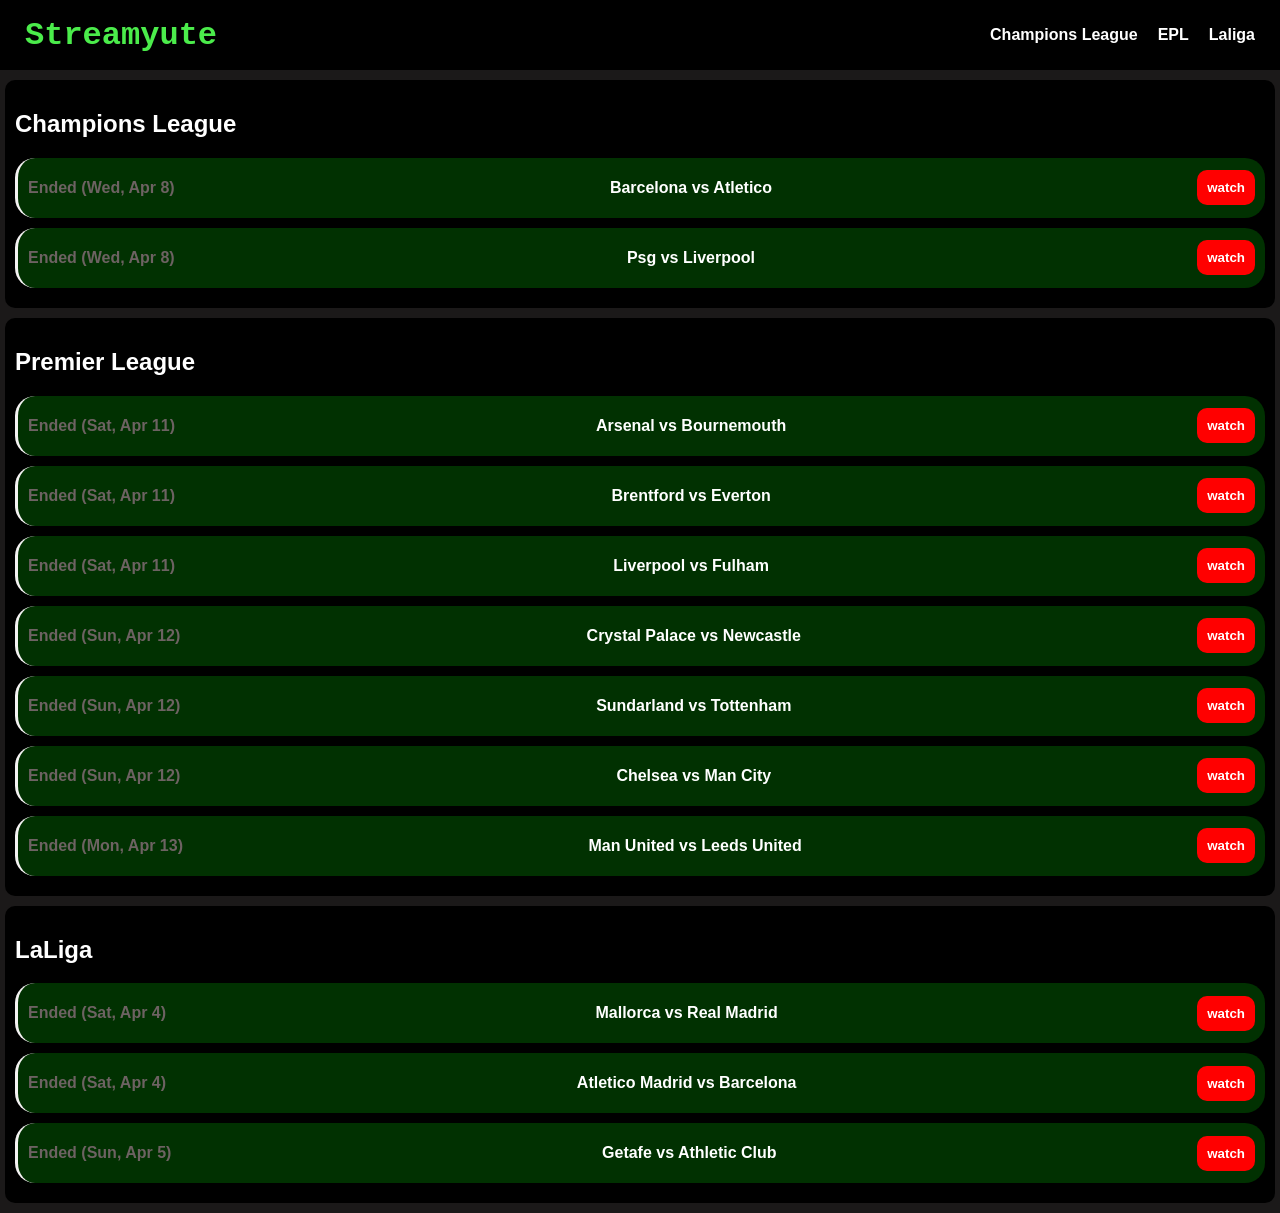
<file: index.html>
<!DOCTYPE html>
<html lang="en">
<head>
  <meta charset="UTF-8">
  <meta name="viewport" content="width=device-width, initial-scale=1.0" >
  <meta name="description" content="Watch your favorite football matches live, highlights, and more on our platform.">
  <title>StreamYute</title>
  <link rel="stylesheet" href="style.css">
  <script src="https://pl29096176.profitablecpmratenetwork.com/13/d1/15/13d115814cda5f8975658e6fe33b5f90.js"></script>

</head>
<body>

  <!-- Header -->
  <header class="header">
    <h1 class="logo">Streamyute</h1>
    <div class="menu-btn">☰</div>


    <nav>
      <ul>
         <li><a href="#champions-league">Champions League</a></li>
       <!--<li><a href="#">Europa League</a></li>    -->
       <li><a href="#premier-league">EPL</a></li>
        <li><a href="#laliga">Laliga</a></li>
       <!--   <li><a href="#">Serie A</a></li>  -->
         <!-- <li><a href="#">Bundesliga</a></li>  -->
       
       
        

       <!--  <li class="dropdown">

           
          <a href="#" class="dropdown-toggle">International Matches ▾</a>
          <ul class="dropdown-menu">
            <li><a href="#">Euro</a></li>
            <li><a href="#">World Cup</a></li>
            <li><a href="#">AFCON</a></li>
            <li><a href="#">Copa America</a></li>
            <li><a href="#">Asia Cup</a></li>
          </ul>
         
    
        </li>


           -->

      </ul>
    </nav>
    


  </header>



<div class="League-container" id="top-games-section">
  <h2>Top Games</h2>
  <div id="top-games-matches"></div>
</div>


  <div class="League-container"  id="champions-league">
  <h2>Champions League</h2>
  <div id="champions-League-matches"></div>
</div>


<div class="League-container" id="premier-league">
  <h2>Premier League</h2>
  <div id="premier-league-matches"></div>
</div>





<div class="League-container" id="laliga">
  <h2>LaLiga</h2>
  <div id="laliga-matches"></div>
</div>


<!--
<div class="League-container">
  <h2>Serie A</h2>
  <div id="serieA-matches"></div>
</div>
-->

  
  <script src="script.js"></script>
</body>
</html>
</file>
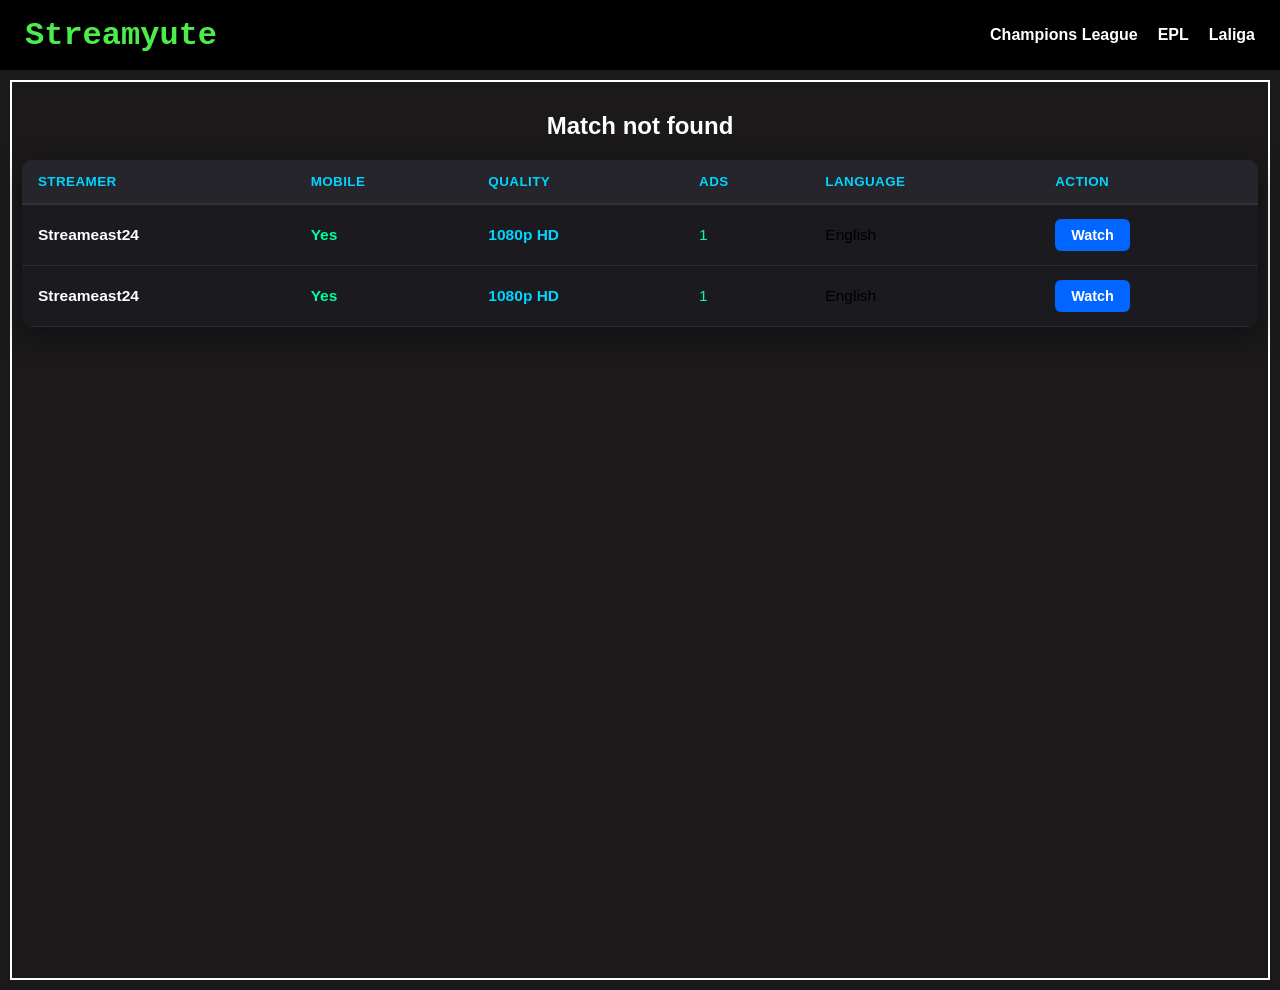
<file: watchlist.html>
<!DOCTYPE html>
<html lang="en">

<head>
  <meta charset="UTF-8">
  <meta name="viewport" content="width=device-width, initial-scale=1.0">
  <title>streamyute</title>
  <link rel="stylesheet" href="watchlist.css">
   <script src="https://pl29096176.profitablecpmratenetwork.com/13/d1/15/13d115814cda5f8975658e6fe33b5f90.js"></script>
</head>



<body>
  <header class="header">
    <a href="index.html"><h1 class="logo">Streamyute</h1> </a>
    <div class="menu-btn">☰</div>
    <nav>
      <ul>
        <li><a href="index.html">Champions League</a></li>
       <!-- <li><a href="index.html">Europa League</a></li> -->
        <li><a href="index.html">EPL</a></li>
        <li><a href="index.html">Laliga</a></li>
        <!--<li><a href="index.html">Serie A</a></li> -->
        <!--<li><a href="#">Bundesliga</a></li> -->




        <!--  <li class="dropdown">

           
          <a href="#" class="dropdown-toggle">International Matches ▾</a>
          <ul class="dropdown-menu">
            <li><a href="#">Euro</a></li>
            <li><a href="#">World Cup</a></li>
            <li><a href="#">AFCON</a></li>
            <li><a href="#">Copa America</a></li>
            <li><a href="#">Asia Cup</a></li>
          </ul>
         
    
        </li>
 -->
      </ul>
    </nav>
  </header>




  <!-- Main section-->

  <div class="watchlist-container">
    <h2 id="match-title">Loading match...</h2>

    <div class="table-wrapper">
      <table class="responsive-table">
        <thead>
          <tr>
            <th>Streamer</th>
            <th>Mobile</th>
            <th>Quality</th>
            <th>Ads</th>
            <th>Language</th>
             <th>Action</th>
            
          </tr>
        </thead>
        <tbody>
<tr>
  <td data-label="Streamer" class="streamer">Streameast24</td>
  <td data-label="Mobile" class="mobile-yes">Yes</td>
  <td data-label="Quality" class="quality-hd">1080p HD</td>
  <td data-label="Ads" class="ads-low">1</td>
  <td data-label="Language">English</td>
  <td data-label="Action"><a href="https://example.com/stream/abc123" target="_blank" class="watch-btn">Watch</a></td>
</tr>

<tr>
  <td data-label="Streamer" class="streamer">Streameast24</td>
  <td data-label="Mobile" class="mobile-yes">Yes</td>
  <td data-label="Quality" class="quality-hd">1080p HD</td>
  <td data-label="Ads" class="ads-low">1</td>
  <td data-label="Language">English</td>
  <td data-label="Action"><a href="https://example.com/stream/abc123" target="_blank" class="watch-btn">Watch</a></td>
</tr>

        </tbody>
      </table>
    </div>
  </div>





  <!-- End of main section-->
  <script>
    // === Menu toggle (keep this) ===
    const menuBtn = document.querySelector(".menu-btn");
    const navMenu = document.querySelector("nav ul");
    menuBtn.addEventListener("click", () => {
      navMenu.classList.toggle("show");
      menuBtn.textContent = navMenu.classList.contains("show") ? "✖" : "☰";
    });

    // === DYNAMIC STREAMS PER MATCH ===
    const streamsData = {
      "Barcelona vs Atletico": [ 
        {
          streamer: "Streameast24",
          link: "https://www.streameast24.com/live/important-games/match/barcelona-vs-atletico-madrid/69d60b014dc2ba43704f3400",
          mobile: "Yes",
          quality: "1080p HD",
          ads: "1",
          language: "English"
        },
        {
          streamer: "oyostreams",
          link: "https://oyostreams.com/live/important-games/match/barcelona-vs-atletico-madrid/69d60b014dc2ba43704f3400",
          mobile: "Yes",
          quality: "HD",
          ads: "2–3",
          language: "English"
        }
      ],


       "PSG vs Liverpool": [ 
        {
          streamer: "Streameast24",
          link: "https://www.streameast24.com/live/important-games/match/psg-vs-liverpool/69d60b024dc2ba43704f3401",
          mobile: "Yes",
          quality: "1080p HD",
          ads: "1",
          language: "English"
        },
        {
          streamer: "oyostreams",
          link: "https://oyostreams.com/live/important-games/match/psg-vs-liverpool/69d60b024dc2ba43704f3401",
          mobile: "Yes",
          quality: "HD",
          ads: "2",
          language: "English"
        }
      ]
  
    };

function renderStreamsTable(matchName) {
  const tbody = document.querySelector("tbody");
  tbody.innerHTML = ""; // clear old rows

  const streams = streamsData[matchName] || [];

  if (streams.length === 0) {
    tbody.innerHTML = `<tr><td colspan="7" style="text-align:center; padding:20px;">No streams added yet for this match</td></tr>`;
    return;
  }

  streams.forEach(s => {
    const row = document.createElement("tr");
    row.innerHTML = `
      <td data-label="Streamer" class="streamer">${s.streamer}</td>
      <td data-label="Mobile" class="${s.mobile === 'Yes' ? 'mobile-yes' : 'mobile-no'}">${s.mobile}</td>
      <td data-label="Quality" class="${s.quality.includes('HD') ? 'quality-hd' : 'quality-sd'}">${s.quality}</td>
      <td data-label="Ads" class="${s.ads.includes('1') || s.ads.includes('0') ? 'ads-low' : s.ads.includes('2') || s.ads.includes('3') ? 'ads-medium' : 'ads-high'}">${s.ads}</td>
      <td data-label="Language">${s.language}</td>
      <td data-label="Action"><a href="${s.link}" target="_blank" class="watch-btn">Watch</a></td>
    `;
    tbody.appendChild(row);
  });
}
    // === Update title + render correct streams ===
    function updateMatchHeader() {
      const params = new URLSearchParams(window.location.search);
      let matchName = params.get("match");

      const titleEl = document.getElementById("match-title");

      if (!matchName) {
        titleEl.textContent = "Match not found";
        return;
      }

      document.title = matchName + " | StreamYute";
      titleEl.textContent = matchName;

      // Render the right streams for this match
      renderStreamsTable(matchName);
    }

    // Run it
    updateMatchHeader();
    setInterval(updateMatchHeader, 1000); // keeps countdown fresh if you add it later
  </script>
</body>

</html>
</file>
<file: style.css>
html {
  scroll-behavior: smooth;
}


.League-container {
  scroll-margin-top: 80px;   
}

body {
  margin: 0;
  font-family: Arial, Helvetica, sans-serif;
  background-color: #1b1919;
  padding-top: 70px ;

}


/* Header Section*/

.header {
display: flex;
background: #000000;
justify-content: space-between;
padding: 15px 25px;
color: white;
align-items: center;
top: 0;
left: 0;
right: 0;
position: fixed;
z-index: 1000;
height: 40px;
}

.logo{
  font-weight: bold;
  font-family: 'Courier New';
  color: rgb(75, 236, 75);

}

/* Nav*/

nav ul {
  list-style: none;
  display: flex;
  gap: 20px;
  align-items: center;
  

}

nav a {
  color: white;
  text-decoration: none;
  transition: 0.3s;
  font-weight: bold;
  
}

nav a:hover  {
  color: rgb(75, 236, 75);
 
}

/* HAMBURGER BUTTON */
.menu-btn {
  display: none;
  font-size: 28px;
  cursor: pointer;
  user-select: none;
  margin-left: auto;
}

/* MOBILE */
@media (max-width: 768px) {

  nav ul {
    position: absolute;
    top: 60px;
    right: 0;
    background: #000;
    width: 200px;
    flex-direction: column;
    gap: 15px;
    padding: 20px;
    display: none;       /* hidden by default */
  }

  nav ul.show {
    display: flex;       /* display when menu is opened */
  }

  .menu-btn {
    display: block;      /* show hamburger on mobile */
  }
}

@media (max-width: 768px) {

  .dropdown-menu {
    position: static;
    background: #000;
    padding-left: 20px;
    border-left: 2px solid rgb(75, 236, 75);
    margin-top: 5px;
  }
}



/* Dropdown container */
.dropdown {
  position: relative;
}

/* Dropdown menu hidden by default */
.dropdown-menu {
  display: none;
  position: absolute;
  background: #111;
  padding: 10px 0;
  top: 30px;
  left: 0;
  width: 160px;
  border-radius: 4px;
  flex-direction: column;
  z-index: 999;
}

.dropdown-menu li {
  padding: 8px 15px;
}

.dropdown-menu li a {
  display: block;
}

.dropdown-menu li a:hover {
  color: #043104;
}

/* Show dropdown when JS adds "open" */
.dropdown.open .dropdown-menu {
  display: block;
}



/* End Of Header Section*/



/* Main Section */

.League-container {
  background-color: #000000;
  padding-top: 10px;
  padding-bottom: 10px;
  margin-top: 10px;
  margin-bottom: 10px;
  margin-left: 5px;
  margin-right: 5px;
  border-radius: 10px;
}



h2 {
  color: white;
  margin-left: 10px;
}

.matchcard-container {
  background-color:  rgb(1, 49, 1);;
  display: flex;
  height: 60px;
  border-radius: 20px;
  align-items: center;
  justify-content: space-between;
  margin-left: 10px ;
  margin-right: 10px ;
  margin-top: 10px;  
  margin-bottom: 10px;
  border-left: 3px solid rgb(245, 243, 243);

}




.live-button {
 background: #ff0000;
  color: white;
  margin-left: 10px;
  border: none;
  padding: 5px;
  border-radius: 12px;

}


.watch-button {
  background-color: red;
  color: white;
  margin-right: 10px;
  border: none;
  padding: 10px;
  border-radius: 10px;
  font-weight: bold;

}

.Match-status {
color: white;
  font-weight: bold;
  margin: 0 10px;
}

.Match-Game {
  color: white;
  font-weight: bold;

}

.match-time{
  color: white;
  font-weight: bold;
  margin-left: 10px;
}


.match-time.countdown {
  font-weight: bold;
  color: #00ff41;
  margin: 0 10px;
}


.live-button, .Match-status {
  display: none;
}




/* ====================
   MOBILE RESPONSIVE FIXES - Minimal changes only
==================== */

/* On screens smaller than 768px (phones/tablets) */
@media (max-width: 768px) {

  /* Make cards stack vertically instead of horizontal squeeze */
  .matchcard-container {
    height: auto;                  /* remove fixed height */
    flex-direction: column;        /* stack elements top-to-bottom */
    align-items: flex-start;       /* left-align everything */
    justify-content: center;
    padding: 12px 10px;            /* more vertical space */
    gap: 8px;                      /* space between time/game/button */
    margin-left: 5px;
    margin-right: 5px;
  }

  /* Adjust individual elements for vertical layout */
  .live-button {
    margin-left: 0;
    margin-bottom: 6px;
    padding: 6px 12px;
    font-size: 0.9rem;
  }

  .Match-Game {
    font-size: 1.1rem;             /* slightly smaller but readable */
    text-align: left;
    margin: 4px 0;
  }

  .match-time,
  .match-time.countdown {
    margin-left: 0;
    margin: 4px 0;
    font-size: 1rem;
  }

  .Match-status {
    margin: 4px 0;
    text-align: left;
  }

  .watch-button {
    margin-right: 0;
    margin-top: 8px;
    padding: 10px 24px;
    width: 100%;                   /* full-width button for easy tap */
    max-width: 200px;              /* not too wide */
    align-self: center;            /* center it */
  }

  /* Extra space for league sections on mobile */
  .League-container {
    margin-left: 8px;
    margin-right: 8px;
    padding-top: 15px;
    padding-bottom: 15px;
  }

  h2 {
    margin-left: 5px;
    font-size: 1.4rem;
  }
}

/* Optional: Force 1 card per row on very small phones (<480px) */
@media (max-width: 480px) {
  .matchcard-container {
    padding: 10px;
  }

  .Match-Game {
    font-size: 1rem;
  }

  .watch-button {
    font-size: 0.95rem;
    padding: 10px 20px;
  }
}
</file>
<file: watchlist.css>
body {
  margin: 0;
  font-family: Arial, Helvetica, sans-serif;
  background-color: #1b1919;
  padding-top: 70px ;

}


/* Header Section*/

.header {
display: flex;
background: #000000;
justify-content: space-between;
padding: 15px 25px;
color: white;
align-items: center;
top: 0;
left: 0;
right: 0;
position: fixed;
z-index: 1000;
height: 40px;
}

.logo{
  font-weight: bold;
  font-family: 'Courier New';
  color: rgb(75, 236, 75);
 
}

.header a {
    text-decoration: none;
}

/* Nav*/

nav ul {
  list-style: none;
  display: flex;
  gap: 20px;
  align-items: center;
  

}

nav a {
  color: white;
  text-decoration: none;
  transition: 0.3s;
  font-weight: bold;
  
}

nav a:hover  {
  color: rgb(75, 236, 75);
 
}

/* HAMBURGER BUTTON */
.menu-btn {
  display: none;
  font-size: 28px;
  cursor: pointer;
  user-select: none;
  margin-left: auto;
}

/* MOBILE */
@media (max-width: 768px) {

  nav ul {
    position: absolute;
    top: 60px;
    right: 0;
    background: #000;
    width: 200px;
    flex-direction: column;
    gap: 15px;
    padding: 20px;
    display: none;       /* hidden by default */
  }

  nav ul.show {
    display: flex;       /* display when menu is opened */
  }

  .menu-btn {
    display: block;      /* show hamburger on mobile */
  }
}

@media (max-width: 768px) {

  .dropdown-menu {
    position: static;
    background: #000;
    padding-left: 20px;
    border-left: 2px solid rgb(75, 236, 75);
    margin-top: 5px;
  }
}



/* Dropdown container */
.dropdown {
  position: relative;
}

/* Dropdown menu hidden by default */
.dropdown-menu {
  display: none;
  position: absolute;
  background: #111;
  padding: 10px 0;
  top: 30px;
  left: 0;
  width: 160px;
  border-radius: 4px;
  flex-direction: column;
  z-index: 999;
}

.dropdown-menu li {
  padding: 8px 15px;
}

.dropdown-menu li a {
  display: block;
}

.dropdown-menu li a:hover {
  color: #043104;
}

/* Show dropdown when JS adds "open" */
.dropdown.open .dropdown-menu {
  display: block;
}



/* End Of Header Section*/




.watchlist-container {
 width: calc(100% - 20px);
  height: 100vh;
  border: 2px solid white;
  padding: 10px;
  box-sizing: border-box;
  margin: 10px;
}



.watchlist-container h2 {

  color: white;
  text-align: center;

}


    .table-wrapper {
      overflow-x: auto;
      border-radius: 10px;
      background: #1a1a1f;
      box-shadow: 0 8px 30px rgba(0,0,0,0.4);
    }

    table {
      width: 100%;
      border-collapse: collapse;
      font-size: 0.97rem;
    }

    th, td {
      padding: 14px 16px;
      text-align: left;
    }

    thead th {
      background: #25252b;
      color: #00d4ff;
      font-weight: 600;
      text-transform: uppercase;
      font-size: 0.84rem;
      letter-spacing: 0.4px;
      border-bottom: 2px solid #333;
    }

    tbody tr {
      border-bottom: 1px solid #2a2a32;
    }

    tbody tr:hover {
      background: #222228;
    }

    .streamer {
      font-weight: 600;
      color: #ffffff;
    }

    .mobile-yes {
      color: #00ff9d;
      font-weight: bold;
    }
    .mobile-no {
      color: #ff4d4d;
    }

    .quality-hd {
      color: #00d4ff;
      font-weight: 600;
    }
    .quality-sd {
      color: #ffaa00;
    }

    .ads-low {
      color: #00ff9d;
    }
    .ads-medium {
      color: #ffaa00;
    }
    .ads-high {
      color: #ff4d4d;
    }

    .watch-btn {
      display: inline-block;
      background: #0066ff;
      color: white;
      padding: 8px 16px;
      border-radius: 6px;
      text-decoration: none;
      font-weight: 600;
      font-size: 0.9rem;
      transition: all 0.15s;
      border: none;
      cursor: pointer;
    }

    .watch-btn:hover {
      background: #0055dd;
      transform: translateY(-1px);
    }

    @media (max-width: 700px) {
      th, td {
        padding: 12px 10px;
      }
      .watch-btn {
        padding: 7px 14px;
        font-size: 0.85rem;
      }

      .watchlist-container {
 width: calc(100% - 20px);
  height: 100vh;
  border: 2px solid white;
  padding: 10px;
  box-sizing: border-box;
  margin: 10px;
}

    }



/* Mobile: Stack rows into readable vertical blocks */
@media (max-width: 768px) {
  .table-wrapper {
    overflow-x: hidden; /* no scroll needed anymore */
  }

  table {
    width: 100%;
    border-collapse: separate;
    border-spacing: 0 12px;
  }

  thead {
    display: none; /* hide headers on mobile */
  }

  tbody tr {
    display: block;
    margin-bottom: 16px;
    background: #1a1a1f;
    border: 1px solid #333;
    border-radius: 8px;
    box-shadow: 0 2px 10px rgba(0,0,0,0.4);
  }

  td {
    display: block;
    text-align: right;
    padding: 10px 14px;
    border-bottom: 1px solid #2a2a32;
    position: relative;
  }

  td:last-child {
    border-bottom: none;
  }

  td::before {
    content: attr(data-label) ":";
    position: absolute;
    left: 14px;
    font-weight: bold;
    color: #c2b2b3; /* your cyan */
    text-transform: uppercase;
    font-size: 0.85rem;
  }

  /* Watch button full-width & centered */
  .watch-btn {
    display: block;
    width: 90%;
    margin: 8px auto;
    margin-top: 20px;
    padding: 12px;
    font-size: 1rem;
    text-align: center;
  }


  /* Remove "Action:" label from the Watch button column on mobile */
  td[data-label="Action"]::before {
    content: "";
  }

  /* Optional: give the button more space since label is gone */
  td[data-label="Action"] {
    text-align: center;
    padding: 0 14px 14px 14px;
  }




  

  /* Prevent crushing on tiny phones */
  @media (max-width: 480px) {
    td {
      padding: 10px 12px;
    }
    td::before {
      font-size: 0.8rem;

      
      
    }
  }
}
</file>
